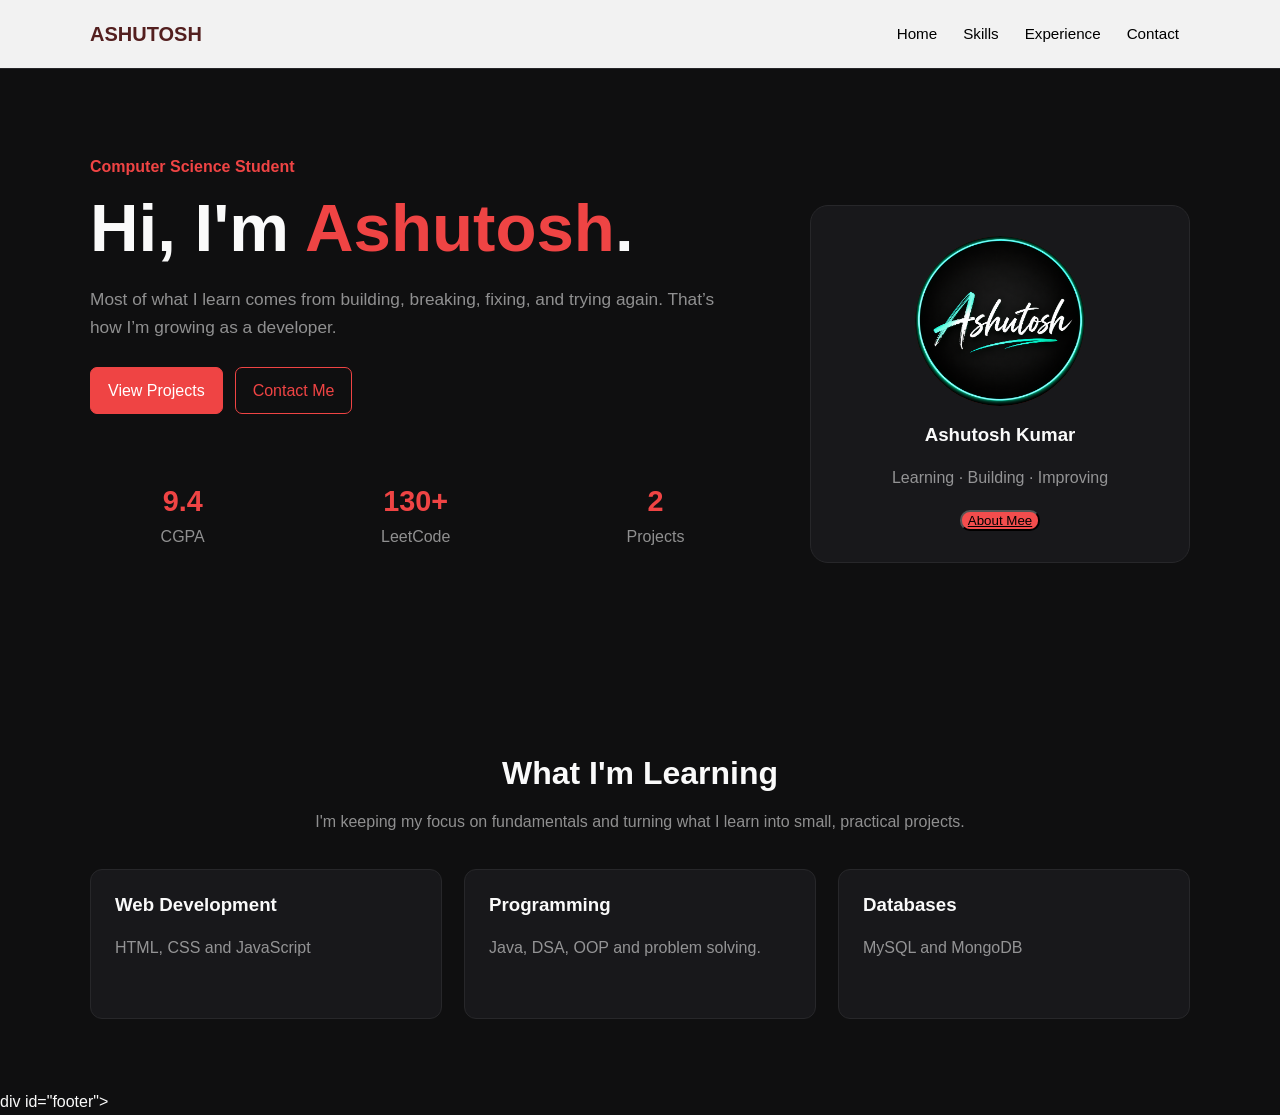
<file: index.html>
<!DOCTYPE html>
<html lang="en">
<head>

    <meta charset="UTF-8">
    <meta name="viewport" content="width=device-width, initial-scale=1.0">
    <meta name="description" content="Ashutosh Kumar - Computer Science student and web developer.">
    <title>Home | Ashutosh Kumar</title>
    <link rel="stylesheet" href="css/index.css">

</head>
<body>
    <div id="header"></div>


    <main>
        <section class="hero">

            <div class="container hero-grid">

                <div>

                    <div class="small-title">Computer Science Student</div>

                    <h1>Hi, I'm <span class="gradient">Ashutosh</span>.</h1>

                    <p class="lead">Most of what I learn comes from building, breaking, fixing, and trying again. That’s how I’m growing as a developer.</p>
                    <div class="buttons">

                        <a class="btn btn-primary" href="./projects.html">View Projects</a>
                        <a class="btn btn-light" href="./contact.html">Contact Me</a>

                    </div>

                    <div class="quick-stats grid-2">
                        <div class="stat"><strong>9.4</strong>CGPA</div>
                        <div class="stat"><strong>130+</strong>LeetCode</div>
                        <div class="stat"><strong>2</strong>Projects</div>
                    </div>
                </div>
                <div class="profile">
                    <div class="profile-circle">
                        <img src="./assets/profile.png"  class="profile-image">
                    </div>
                    <h3>Ashutosh Kumar</h3>
                    <p>Learning · Building · Improving</p>
                    <button class="about-ash"><a href="./about.html">About Mee</a></button>
                </div>
            </div>
            </section>
            <section class="section">
            <div class="container section-head">
                
                <h2>What I'm Learning</h2>
                <p>I'm keeping my focus on fundamentals and turning what I learn into small, practical projects.</p>
            </div>
            <div class="container grid-3">
                <div class="card home-card"><h3>Web Development</h3><p>HTML, CSS and JavaScript </p></div>
                <div class="card home-card"><h3>Programming</h3><p>Java, DSA, OOP and problem solving.</p></div>
                <div class="card home-card"><h3>Databases</h3><p>MySQL and MongoDB </p></div>
            </div>
            </section>

    </main>

    div id="footer"></div>
    <script src="js/common.js"></script>
    <script src="js/index.js"></script>
    
</body>
</html>
</file>
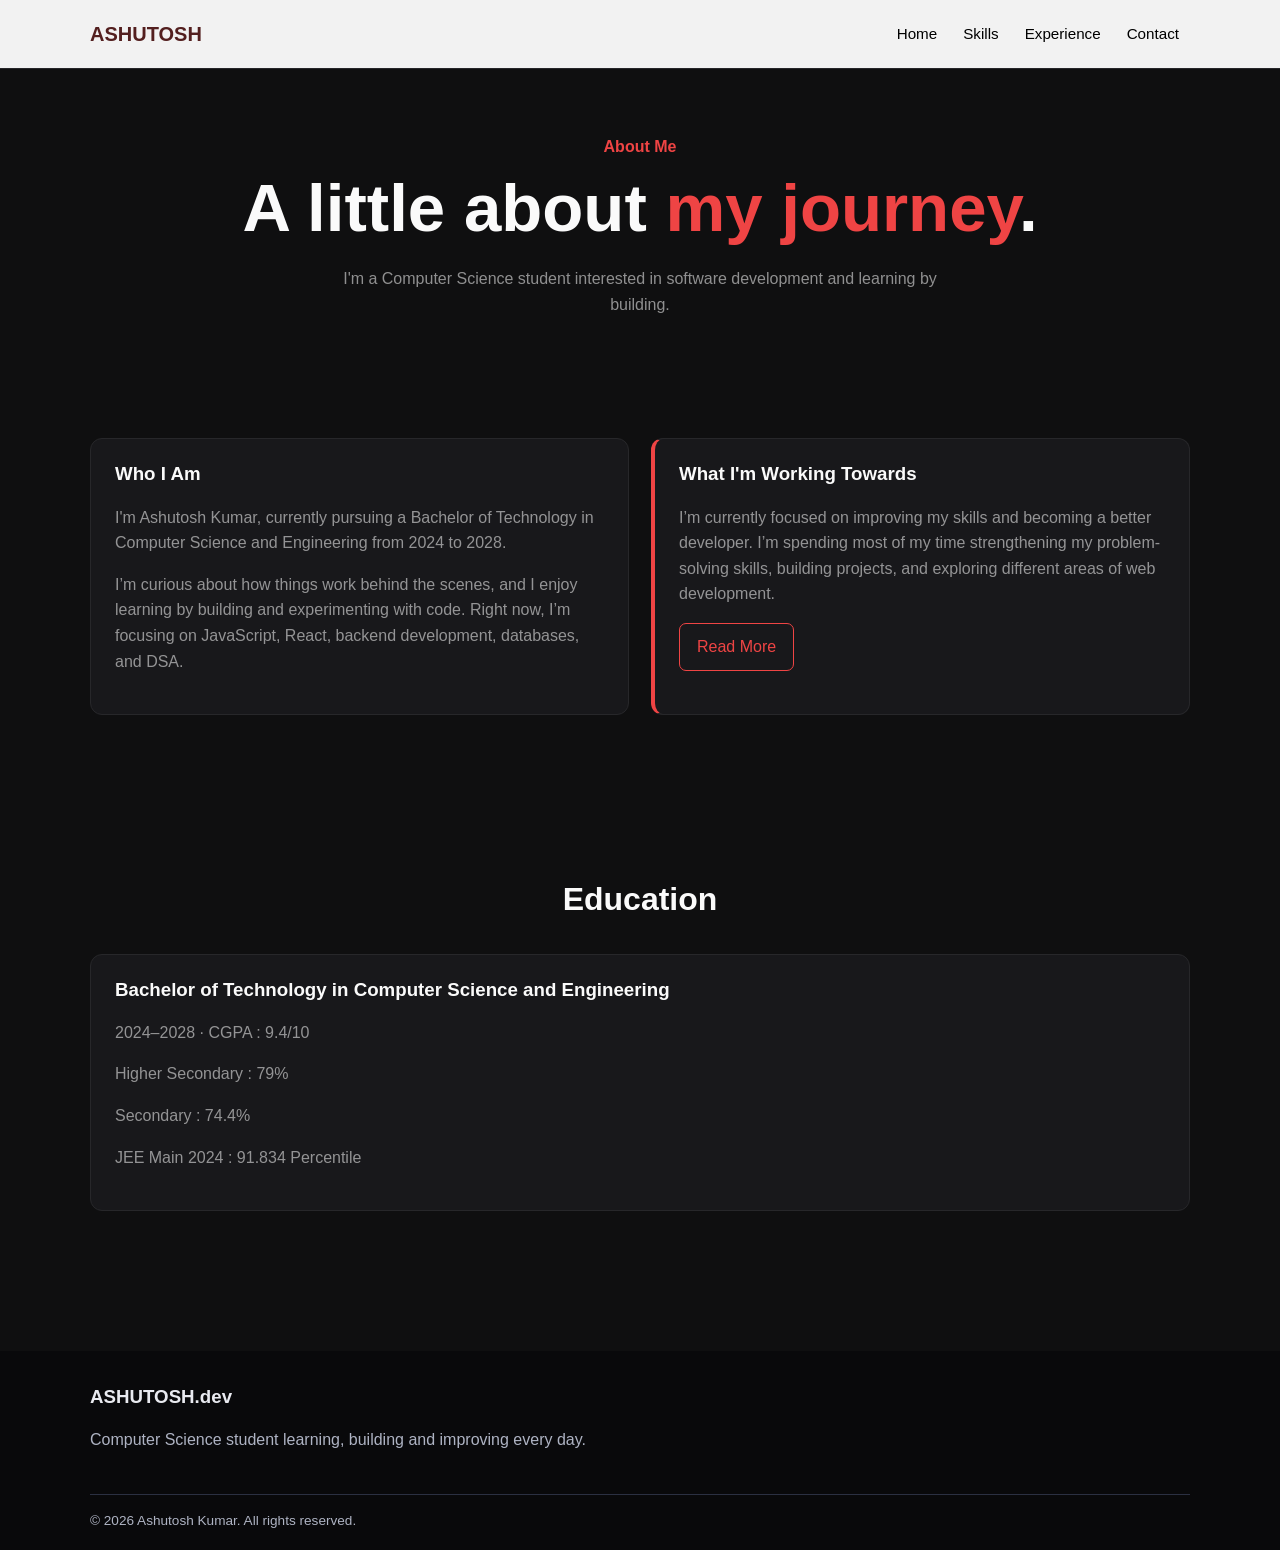
<file: about.html>
<!DOCTYPE html>
<html lang="en">
<head>
    
    <meta charset="UTF-8">
    <meta name="viewport" content="width=device-width, initial-scale=1.0">
    <meta name="description" content="Ashutosh Kumar - Computer Science student and web developer.">
    <title>About | Ashutosh Kumar</title>
    <link rel="stylesheet" href="css/about.css">

</head>
<body>
    <div id="header"></div>

    <main>

        <section class="page-title">
        <div class="container">
            <div class="small-title">About Me</div>
            <h1>A little about <span class="gradient">my journey</span>.</h1>
            <p>I'm a Computer Science student interested in software development and learning by building.</p>
        </div>
        </section>

        <section class="section">

            <div class="container grid-2">

                <div class="card about-box">
                <h3>Who I Am</h3>
                <p>I'm Ashutosh Kumar, currently pursuing a Bachelor of Technology in Computer Science and Engineering from 2024 to 2028.</p>
                <p>I’m curious about how things work behind the scenes, and I enjoy learning by building and experimenting with code. Right now, I’m focusing on JavaScript, React, backend development, databases, and DSA.</p>
                </div>

                <div class="card about-box highlight">
                <h3>What I'm Working Towards</h3>
                <p>I’m currently focused on improving my skills and becoming a better developer. I’m spending most of my time strengthening my problem-solving skills, building projects, and exploring different areas of web development.</p>
                <button class="btn btn-light" id="moreBtn">Read More</button>
                <p id="extraText" hidden>Currently, I’m working on improving myself as a developer and trying to learn something new every day. I’m focusing on problem solving and DSA while also spending time on web development. I’m learning backend development with Java, improving my React.js skills, and exploring Node.js and MongoDB. I’m also working with APIs, databases, and different concepts of JavaScript. Most of my learning comes from building small projects, practicing problems, and experimenting with things on my own. There’s a lot more I want to explore, but for now I’m focused on building a strong foundation and becoming better with every project.</p>
                </div>

            </div>

        </section>

        <section class="section">

            <div class="container section-head"><h2>Education</h2></div>

            <div class="container card">
                <h3>Bachelor of Technology in Computer Science and Engineering</h3>
                <p>2024–2028 · CGPA : 9.4/10</p>
                <p>Higher Secondary : 79%</p>
                <p>Secondary : 74.4%</p>
                <p>JEE Main 2024 : 91.834 Percentile</p>
            </div>
        </section>

    </main>
    <div id="footer"></div>
    <script src="js/common.js"></script>
    <script src="js/about.js"></script>
    
</body>
</html>
</file>
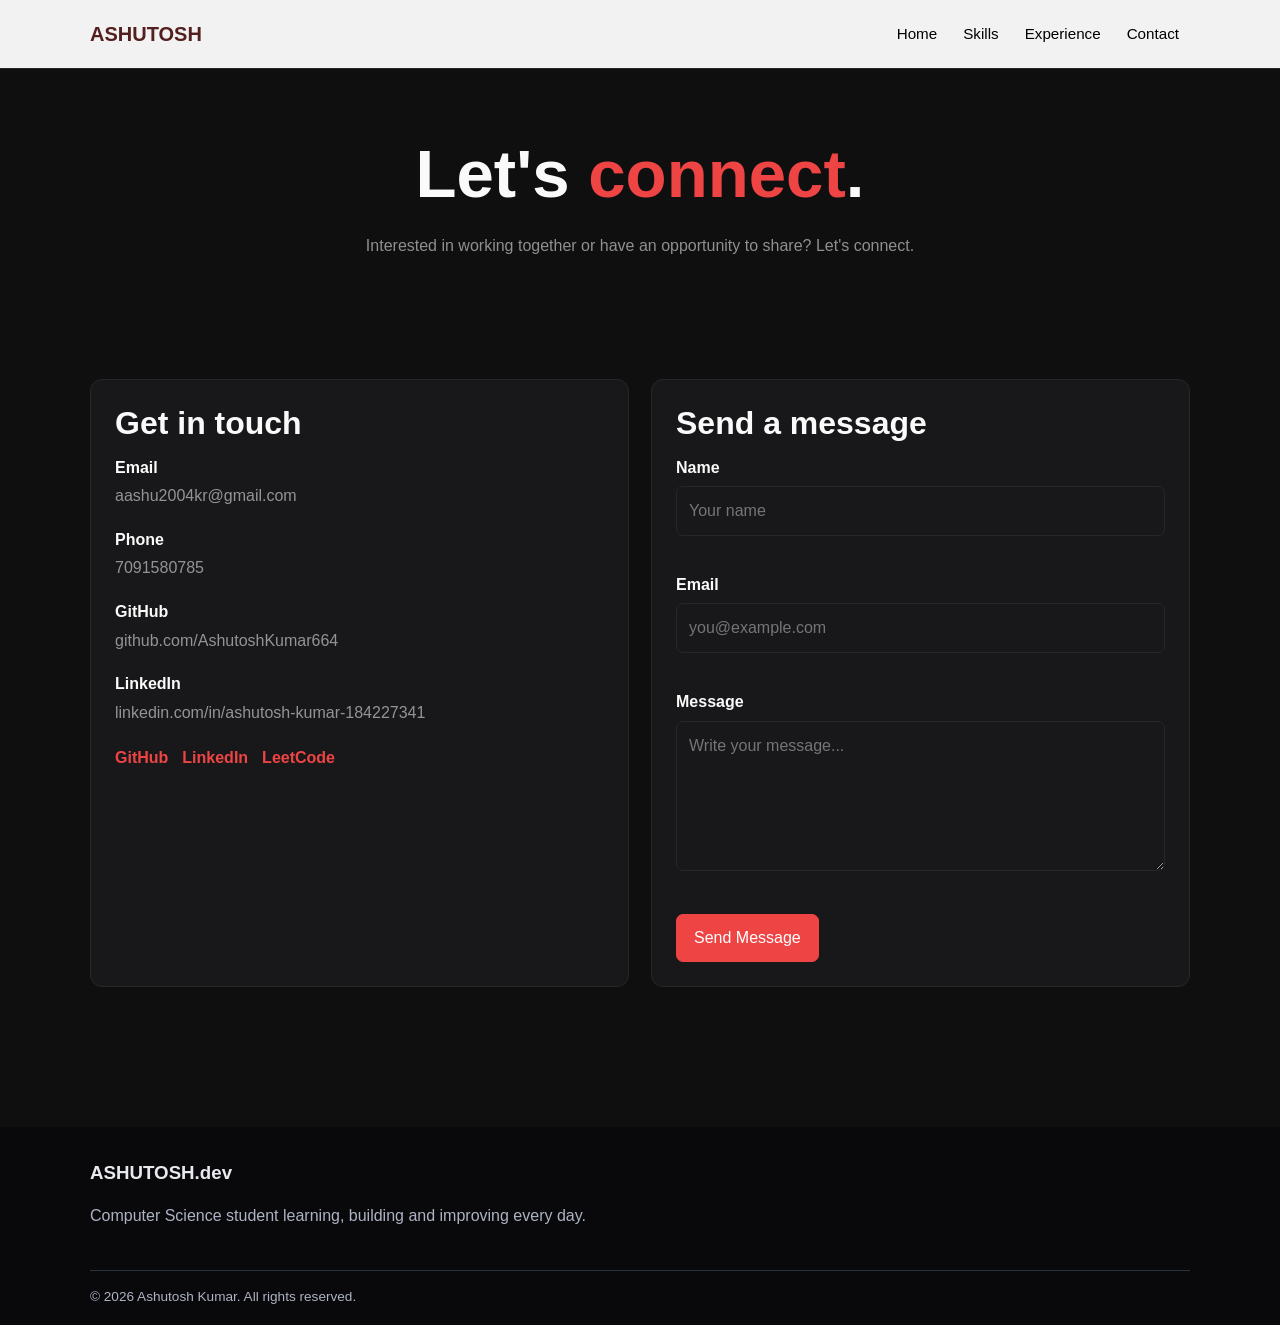
<file: contact.html>
<!DOCTYPE html>
<html lang="en">
<head>
    <meta charset="UTF-8">
    <meta name="viewport" content="width=device-width, initial-scale=1.0">
    <meta name="description" content="Ashutosh Kumar - Computer Science student and web developer.">
    <title>Contact | Ashutosh Kumar</title>
    <link rel="stylesheet" href="css/contact.css">
</head>
<body>
    <div id="header"></div>

    <main>
        <section class="page-title">
            <div class="container">
                <!-- <div class="small-title">Contact</div> -->
                <h1>Let's <span class="gradient">connect</span>.</h1>
                <p>Interested in working together or have an opportunity to share? Let's connect.</p>
            </div>
        </section>

        <section class="section">
        <div class="container grid-2">
            <div class="card">
                <h2>Get in touch</h2>
                <div class="contact-item"><strong>Email</strong><span>aashu2004kr@gmail.com</span></div>
                <div class="contact-item"><strong>Phone</strong><span>7091580785</span></div>
                <div class="contact-item"><strong>GitHub</strong><span>github.com/AshutoshKumar664</span></div>
                <div class="contact-item"><strong>LinkedIn</strong><span>linkedin.com/in/ashutosh-kumar-184227341</span></div>
                <div class="socials">
                    <a href="https://github.com/AshutoshKumar664" target="_blank">GitHub</a>
                    <a href="https://www.linkedin.com/in/ashutosh-kumar-184227341/" target="_blank">LinkedIn</a>
                    <a href="https://leetcode.com/u/18ashutosh45" target="_blank">LeetCode</a>
                </div>
            </div>

            <div class="card">
                <h2>Send a message</h2>
                <div id="formMessage" class="message success"></div>
                <form id="contactForm">
                    <div class="form-group"><label for="name">Name</label><input id="name" type="text" placeholder="Your name"><div class="error" id="nameError"></div></div>
                    <div class="form-group"><label for="email">Email</label><input id="email" type="email" placeholder="you@example.com"><div class="error" id="emailError"></div></div>
                    <div class="form-group"><label for="message">Message</label><textarea id="message" placeholder="Write your message..."></textarea><div class="error" id="messageError"></div></div>
                    <button class="btn btn-primary" type="submit">Send Message</button>
                </form>
            </div>
        </div>
        </section>

    </main>

    <div id="footer"></div>
    <script src="js/common.js"></script>
    <script src="js/contact.js"></script>
    
</body>
</html>
</file>
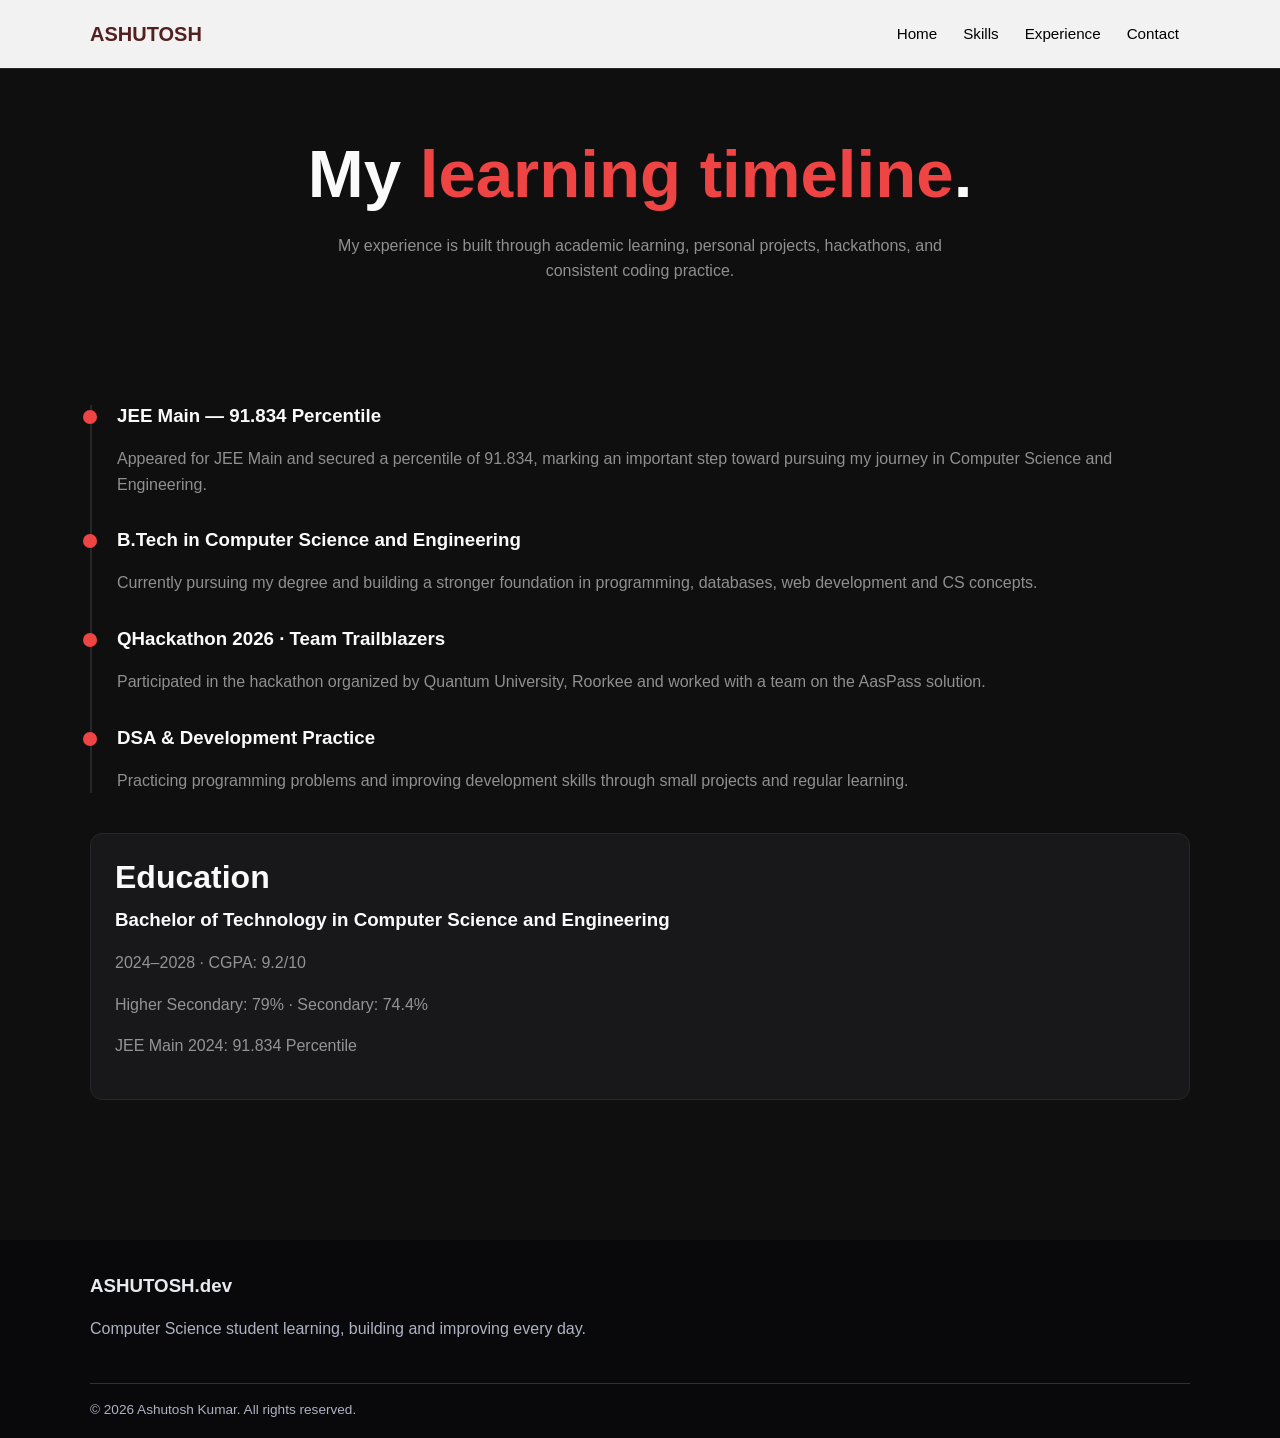
<file: experience.html>
<!DOCTYPE html>
<html lang="en">
<head>
    <meta charset="UTF-8">
    <meta name="viewport" content="width=device-width, initial-scale=1.0">
    <meta name="description" content="Ashutosh Kumar - Computer Science student and web developer.">
    <title>Experience | Ashutosh Kumar</title>
    <link rel="stylesheet" href="css/experience.css">
</head>
<body>
    <div id="header"></div>

    <main>
        <section class="page-title">
            <div class="container">
                <!-- <div class="small-title">Experience & Education</div> -->
                <h1>My <span class="gradient">learning timeline</span>.</h1>
                <p>My experience is built through academic learning, personal projects, hackathons, and consistent coding practice.</p>
            </div>
        </section>

        <section class="section">
            <div class="container">
                <div class="timeline">

                    <div class="timeline-item">
                        <!-- <div class="date">2024</div> -->
                        <h3>JEE Main — 91.834 Percentile</h3>
                        <p class="experience-note">
                            Appeared for JEE Main and secured a percentile of 91.834, marking an important
                            step toward pursuing my journey in Computer Science and Engineering.
                        </p>
                    </div>


                    <div class="timeline-item">

                        <!-- <div class="date">2024 – 2028</div> -->
                        <h3>B.Tech in Computer Science and Engineering</h3>
                        <p class="experience-note">
                        Currently pursuing my degree and building a stronger foundation in programming, databases, web development and CS concepts.
                        </p>
                    </div>

                    <div class="timeline-item">
                        <!-- <div class="date">2026</div> -->
                        <h3>QHackathon 2026 · Team Trailblazers</h3>
                        <p class="experience-note">Participated in the hackathon organized by Quantum University, Roorkee and worked with a team on the AasPass solution.</p>
                    </div>

                    <div class="timeline-item">
                        <!-- <div class="date">Current</div> -->
                        <h3>DSA & Development Practice</h3>
                        <p class="experience-note">Practicing programming problems and improving development skills through small projects and regular learning.</p>
                    </div>

                </div>

                <div class="card education-card">
                    <h2>Education</h2>
                    <h3>Bachelor of Technology in Computer Science and Engineering</h3>
                    <p>2024–2028 · CGPA: 9.2/10</p>
                    <p>Higher Secondary: 79% · Secondary: 74.4%</p>
                    <p>JEE Main 2024: 91.834 Percentile</p>
                </div>
            </div>
        </section>

    </main>

    <div id="footer"></div>
    <script src="js/common.js"></script>
    <script src="js/experience.js"></script>
</body>
</html>
</file>
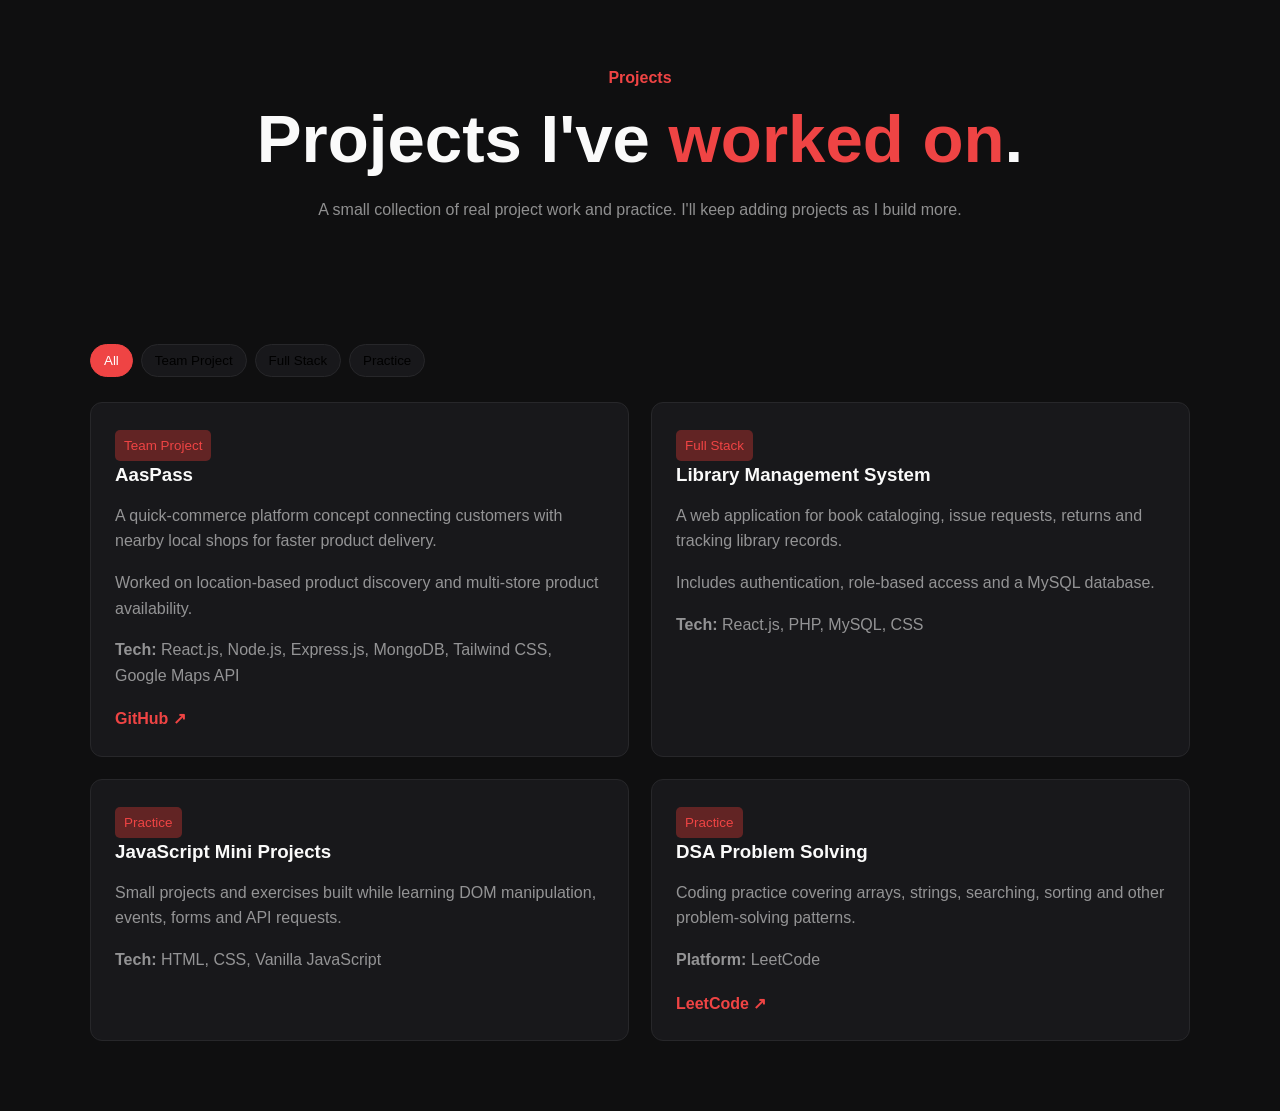
<file: projects.html>
<!DOCTYPE html>
<html lang="en">
<head>
  <meta charset="UTF-8">
  <meta name="viewport" content="width=device-width, initial-scale=1.0">
  <meta name="description" content="Ashutosh Kumar - Computer Science student and web developer.">
  <title>Projects | Ashutosh Kumar</title>
  <link rel="stylesheet" href="css/projects.css">
</head>
<body>
  <div id="header"></div>
  <main>

    <section class="page-title">
      <div class="container">
        <div class="small-title">Projects</div>
        <h1>Projects I've <span class="gradient">worked on</span>.</h1>
        <p>A small collection of real project work and practice. I'll keep adding projects as I build more.</p>
      </div>
    </section>
    
    <section class="section">
      <div class="container">

        <div class="filter-buttons">
          <button class="filter active" data-filter="all">All</button>
          <button class="filter" data-filter="team">Team Project</button>
          <button class="filter" data-filter="fullstack">Full Stack</button>
          <button class="filter" data-filter="practice">Practice</button>
        </div>

        <div class="grid-2">

          <article class="card project-card" data-category="team">
            <span class="tag">Team Project</span><h3>AasPass</h3>
            <p>A quick-commerce platform concept connecting customers with nearby local shops for faster product delivery.</p>
            <p>Worked on location-based product discovery and multi-store product availability.</p>
            <p><strong>Tech:</strong> React.js, Node.js, Express.js, MongoDB, Tailwind CSS, Google Maps API</p>
            <div class="project-links"><a href="https://github.com/AshutoshKumar664" target="_blank">GitHub ↗</a></div>
          </article>

          <article class="card project-card" data-category="fullstack">
            <span class="tag">Full Stack</span><h3>Library Management System</h3>
            <p>A web application for book cataloging, issue requests, returns and tracking library records.</p>
            <p>Includes authentication, role-based access and a MySQL database.</p>
            <p><strong>Tech:</strong> React.js, PHP, MySQL, CSS</p>
          </article>

          <article class="card project-card" data-category="practice">
            <span class="tag">Practice</span><h3>JavaScript Mini Projects</h3>
            <p>Small projects and exercises built while learning DOM manipulation, events, forms and API requests.</p>
            <p><strong>Tech:</strong> HTML, CSS, Vanilla JavaScript</p>
          </article>

          <article class="card project-card" data-category="practice">
            <span class="tag">Practice</span><h3>DSA Problem Solving</h3>
            <p>Coding practice covering arrays, strings, searching, sorting and other problem-solving patterns.</p>
            <p><strong>Platform:</strong> LeetCode</p>
            <div class="project-links"><a href="https://leetcode.com/u/18ashutosh45" target="_blank">LeetCode ↗</a></div>
          </article>

        </div>
      </div>
    </section>

  </main>
  
</body>
</html>
</file>
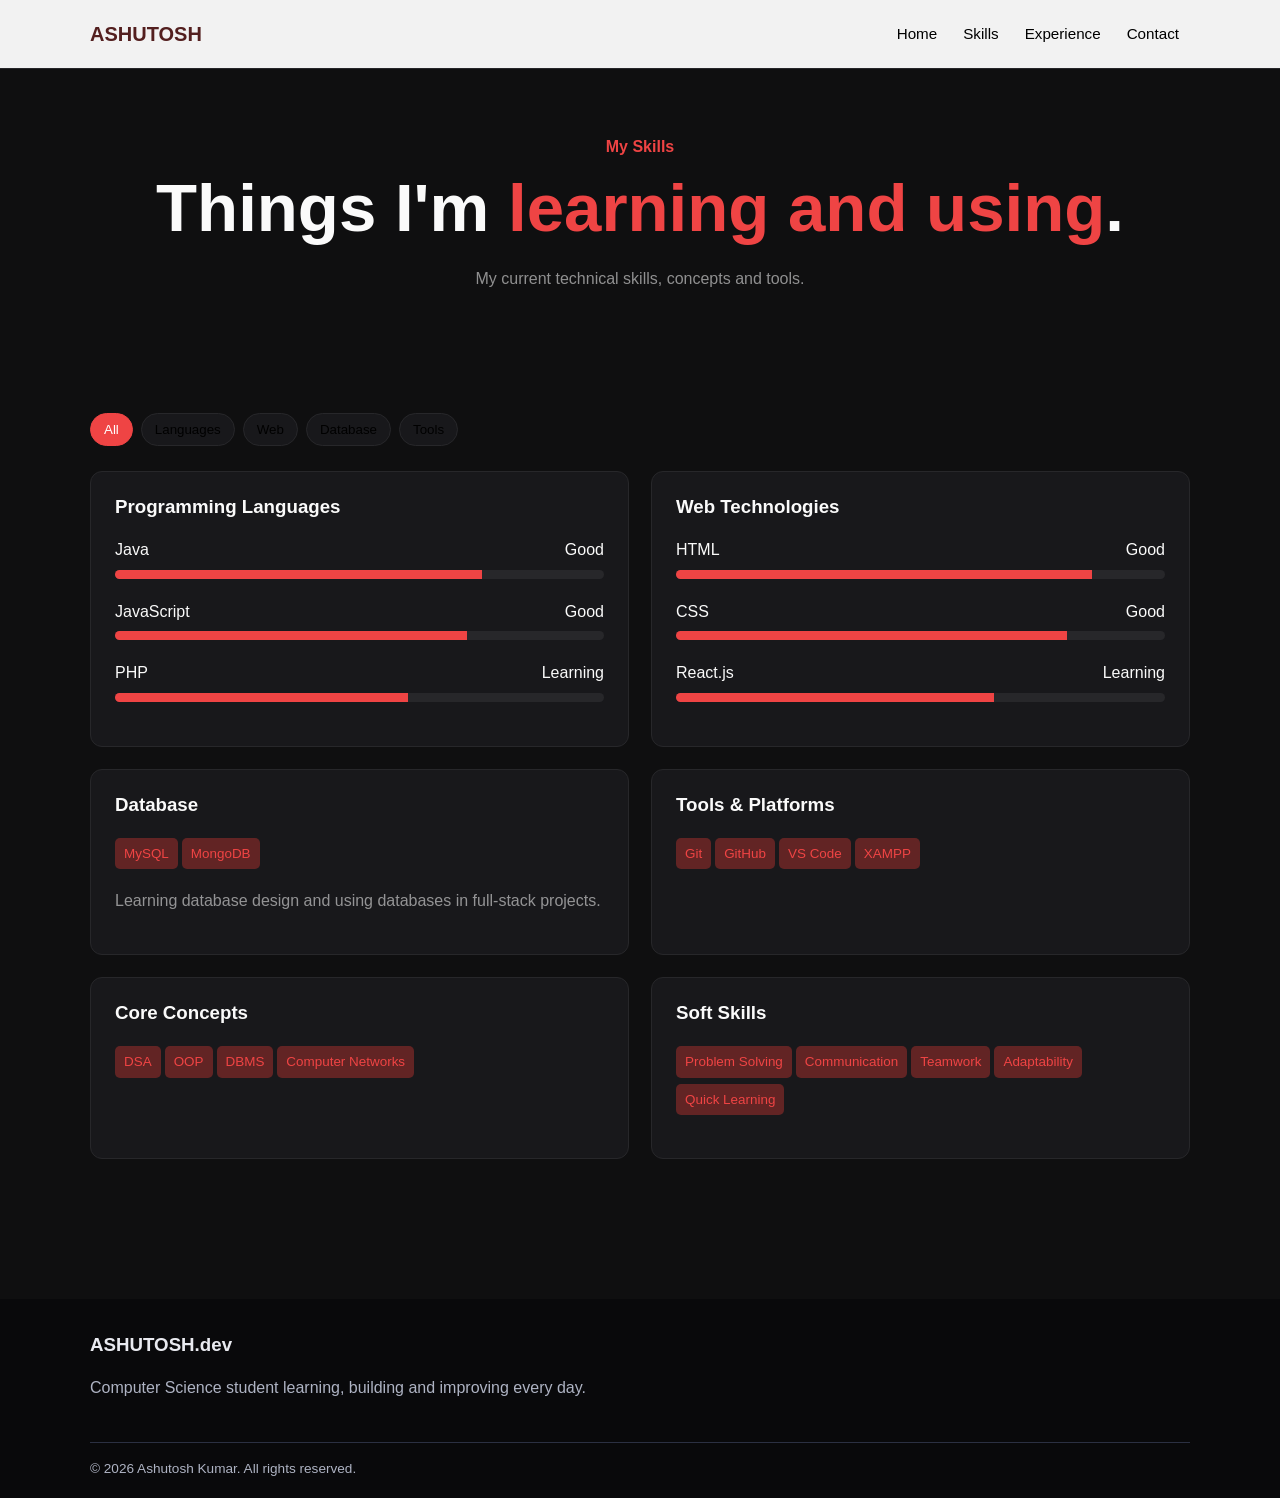
<file: skills.html>
<!DOCTYPE html>
<html lang="en">
<head>
  <meta charset="UTF-8">
  <meta name="viewport" content="width=device-width, initial-scale=1.0">
  <meta name="description" content="Ashutosh Kumar - Computer Science student and web developer.">
  <title>Skills | Ashutosh Kumar</title>
  <link rel="stylesheet" href="css/skills.css">
</head>
<body>
  <div id="header"></div>
  <main>
    <section class="page-title">
      <div class="container">
        <div class="small-title">My Skills</div>
        <h1>Things I'm <span class="gradient">learning and using</span>.</h1>
        <p>My current technical skills, concepts and tools.</p>
      </div>
    </section>
    <section class="section">
      <div class="container">
        <div class="filter-buttons">
          <button class="filter skill-filter active" data-type="all">All</button>
          <button class="filter skill-filter" data-type="language">Languages</button>
          <button class="filter skill-filter" data-type="web">Web</button>
          <button class="filter skill-filter" data-type="database">Database</button>
          <button class="filter skill-filter" data-type="tools">Tools</button>
        </div>
        <div class="grid-2">
          <div class="card skill-card" data-type="language">
            <h3>Programming Languages</h3>
            <div class="skill"><div class="skill-top"><span>Java</span><span>Good</span></div><div class="progress"><span class="w75"></span></div></div>
            <div class="skill"><div class="skill-top"><span>JavaScript</span><span>Good</span></div><div class="progress"><span class="w72"></span></div></div>
            <div class="skill"><div class="skill-top"><span>PHP</span><span>Learning</span></div><div class="progress"><span class="w60"></span></div></div>
          </div>
          <div class="card skill-card" data-type="web">
            <h3>Web Technologies</h3>
            <div class="skill"><div class="skill-top"><span>HTML</span><span>Good</span></div><div class="progress"><span class="w85"></span></div></div>
            <div class="skill"><div class="skill-top"><span>CSS</span><span>Good</span></div><div class="progress"><span class="w80"></span></div></div>
            <div class="skill"><div class="skill-top"><span>React.js</span><span>Learning</span></div><div class="progress"><span class="w65"></span></div></div>
          </div>
          <div class="card skill-card" data-type="database">
            <h3>Database</h3><p><span class="tag">MySQL</span><span class="tag">MongoDB</span></p><p>Learning database design and using databases in full-stack projects.</p>
          </div>
          <div class="card skill-card" data-type="tools">
            <h3>Tools & Platforms</h3><p><span class="tag">Git</span><span class="tag">GitHub</span><span class="tag">VS Code</span><span class="tag">XAMPP</span></p>
          </div>
          <div class="card skill-card" data-type="language">
            <h3>Core Concepts</h3><p><span class="tag">DSA</span><span class="tag">OOP</span><span class="tag">DBMS</span><span class="tag">Computer Networks</span></p>
          </div>
          <div class="card skill-card" data-type="tools">
            <h3>Soft Skills</h3><p><span class="tag">Problem Solving</span><span class="tag">Communication</span><span class="tag">Teamwork</span><span class="tag">Adaptability</span><span class="tag">Quick Learning</span></p>
          </div>
        </div>
      </div>
    </section>

  </main>
  <div id="footer"></div>
  <script src="js/common.js"></script>
  <script src="js/skills.js"></script>
</body>
</html>
</file>
<file: css/index.css>
@import url("common.css");

.quick-stats{
    /* margin-top:35px */
    height: 200px;
    display: flex;
    flex-direction: row;
    justify-content: space-around ;
    flex-wrap: wrap;
    gap: 35px;
    align-items: center;

}
.home-card{
    min-height:150px
}

.profile-image {
    width: 170px;
    height: 170px;
    object-fit: cover;
    border-radius: 50%;
    display: block;
    margin: 0 auto 18px;
}
.about-ash{
    margin: auto;
    padding: auto;
    background-color: rgb(241, 241, 241);
    text-decoration: none;
    border-radius:10px;
    background-color: rgb(243, 77, 77);
}
</file>
<file: css/about.css>
@import url("common.css");

.about-box{
    margin-bottom:25px
}
.highlight{
    border-left:4px solid var(--primary)
}
</file>
<file: css/contact.css>
@import url("common.css");

.contact-item{
    margin-bottom:18px
}
.contact-item strong{
    display:block;margin-bottom:3px
}
.contact-item span{
    color:var(--muted)
}
.socials{
    display:flex;
    gap:14px;
    margin-top:20px;
    flex-wrap:wrap
}
.socials a{
    color:var(--primary);
    text-decoration:none;
    font-weight:700
}
</file>
<file: css/experience.css>
@import url("common.css");

.education-card{margin-top:40px}
.experience-note{color:var(--muted)}
</file>
<file: css/projects.css>
@import url("common.css");

.project-card h3{
    margin-bottom:8px
}
.project-links{
    margin-top:18px;
    display:flex;
    gap:12px
}
.project-links a{
    color:var(--primary);
    text-decoration:none;
    font-weight:700
}
.project-card.hidden{display:none}
</file>
<file: css/skills.css>
@import url("common.css");

.skill{margin-bottom:20px}
.skill-top{
    display:flex;
    justify-content:space-between;
    margin-bottom:7px
}
.progress{
    height:9px;
    background:var(--border);
    border-radius:10px;
    overflow:hidden
}
.progress span{
    display:block;
    height:100%;
    background:var(--primary)
}
.w75{width:75%}
.w72{width:72%}
.w60{width:60%}
.w85{width:85%}
.w80{width:80%}
.w65{width:65%}
</file>
